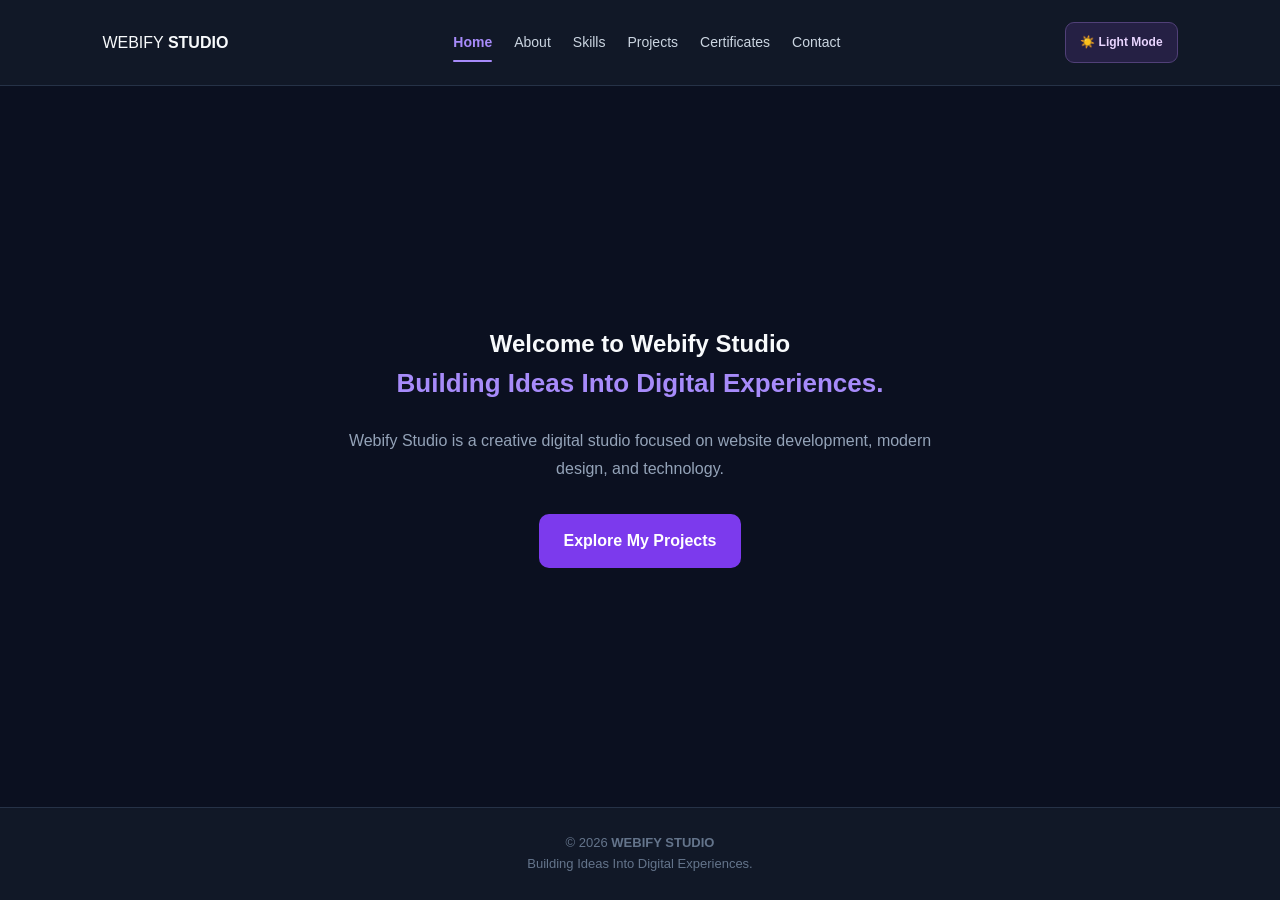
<file: index.html>
<!DOCTYPE html>
<html lang="en">
<head>
    <meta charset="UTF-8">
    <meta name="viewport" content="width=device-width, initial-scale=1.0">

    <title>WEBIFY STUDIO</title>

    <!-- CSS -->
    <link rel="stylesheet" href="css/style.css">
</head>

<body>

    <!-- HEADER -->    
<header>
            <span>WEBIFY <strong>STUDIO</strong></span>
        </a>
    </div>

    <nav>
        <a href="index.html">Home</a>
        <a href="about.html">About</a>
        <a href="skills.html">Skills</a>
        <a href="projects.html">Projects</a>
        <a href="certificates.html">Certificates</a>
        <a href="contact.html">Contact</a>
    </nav>

    <button id="themeToggle" class="theme-toggle" type="button">
        ☀️ Light Mode
    </button>
</header>


    <!-- MAIN CONTENT -->
    <main>

        <section class="hero">


<h1>Welcome to <span>Webify Studio</span></h1>
<h3>Building Ideas Into Digital Experiences.</h3>
<p>
    Webify Studio is a creative digital studio focused on
    website development, modern design, and technology.
</p>
<a href="projects.html" class="btn">Explore My Projects</a>

        </section>

    </main>

    <!-- FOOTER -->

<footer>
    <p>© 2026 <strong>WEBIFY STUDIO</strong></p>
    <p>Building Ideas Into Digital Experiences.</p>
</footer>


    <!-- JAVASCRIPT -->
    <script src="js/script.js"></script>

</body>
</html>
</file>
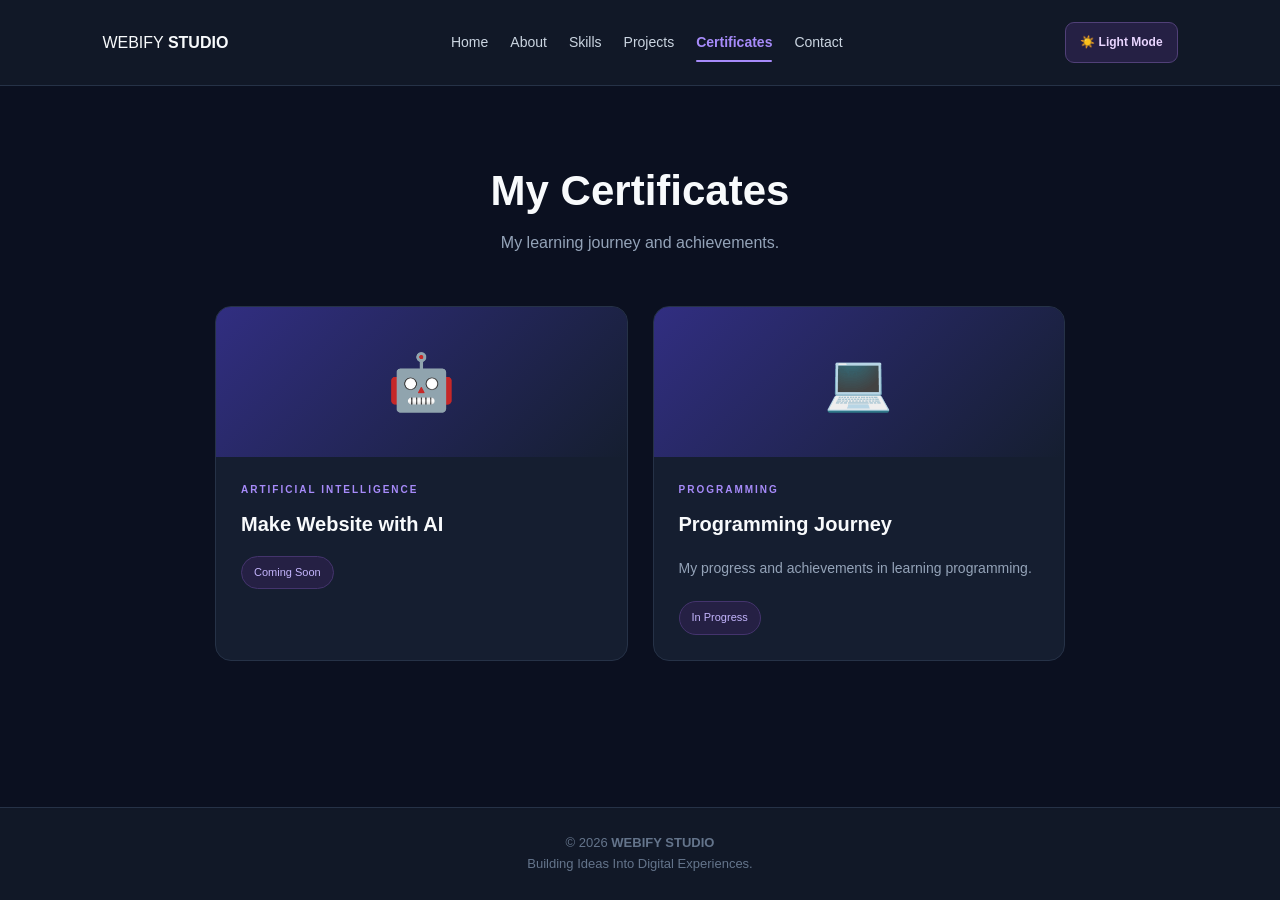
<file: certificates.html>
<!DOCTYPE html>
<html lang="en">
<head>
    <meta charset="UTF-8">
    <meta name="viewport" content="width=device-width, initial-scale=1.0">

    <title>Certificates | Alvaro</title>

    <!-- CSS -->
    <link rel="stylesheet" href="css/style.css">
</head>

<body>

    <!-- HEADER -->
    
<header>
            <span>WEBIFY <strong>STUDIO</strong></span>
        </a>
    </div>

    <nav>
        <a href="index.html">Home</a>
        <a href="about.html">About</a>
        <a href="skills.html">Skills</a>
        <a href="projects.html">Projects</a>
        <a href="certificates.html">Certificates</a>
        <a href="contact.html">Contact</a>
    </nav>

    <button id="themeToggle" class="theme-toggle" type="button">
        ☀️ Light Mode
    </button>
</header>

    <!-- MAIN CONTENT -->
    <main class="certificates-section">

        <div class="section-heading">
            <h2>My Certificates</h2>
            <p>My learning journey and achievements.</p>
        </div>

        <div class="certificate-grid">

            <!-- MAKE WEBSITE WITH AI -->
            <article class="certificate-card">

                <div class="certificate-icon">
                    <span>🤖</span>
                </div>

                <div class="certificate-info">
                    <span class="certificate-category">
                        ARTIFICIAL INTELLIGENCE
                    </span>

                    <h3>Make Website with AI</h3>

                    <span class="certificate-status">
                        Coming Soon
                    </span>
                </div>

            </article>

            <!-- CODING JOURNEY -->
            <article class="certificate-card">

                <div class="certificate-icon">
                    <span>💻</span>
                </div>

                <div class="certificate-info">
                    <span class="certificate-category">
                        PROGRAMMING
                    </span>

                    <h3>Programming Journey</h3>

                    <p>
                        My progress and achievements
                        in learning programming.
                    </p>

                    <span class="certificate-status">
                        In Progress
                    </span>
                </div>

            </article>

        </div>

    </main>

    <!-- FOOTER -->

<footer>
    <p>© 2026 <strong>WEBIFY STUDIO</strong></p>
    <p>Building Ideas Into Digital Experiences.</p>
</footer>


    <!-- JAVASCRIPT -->
    <script src="js/script.js"></script>

</body>
</html>
</file>
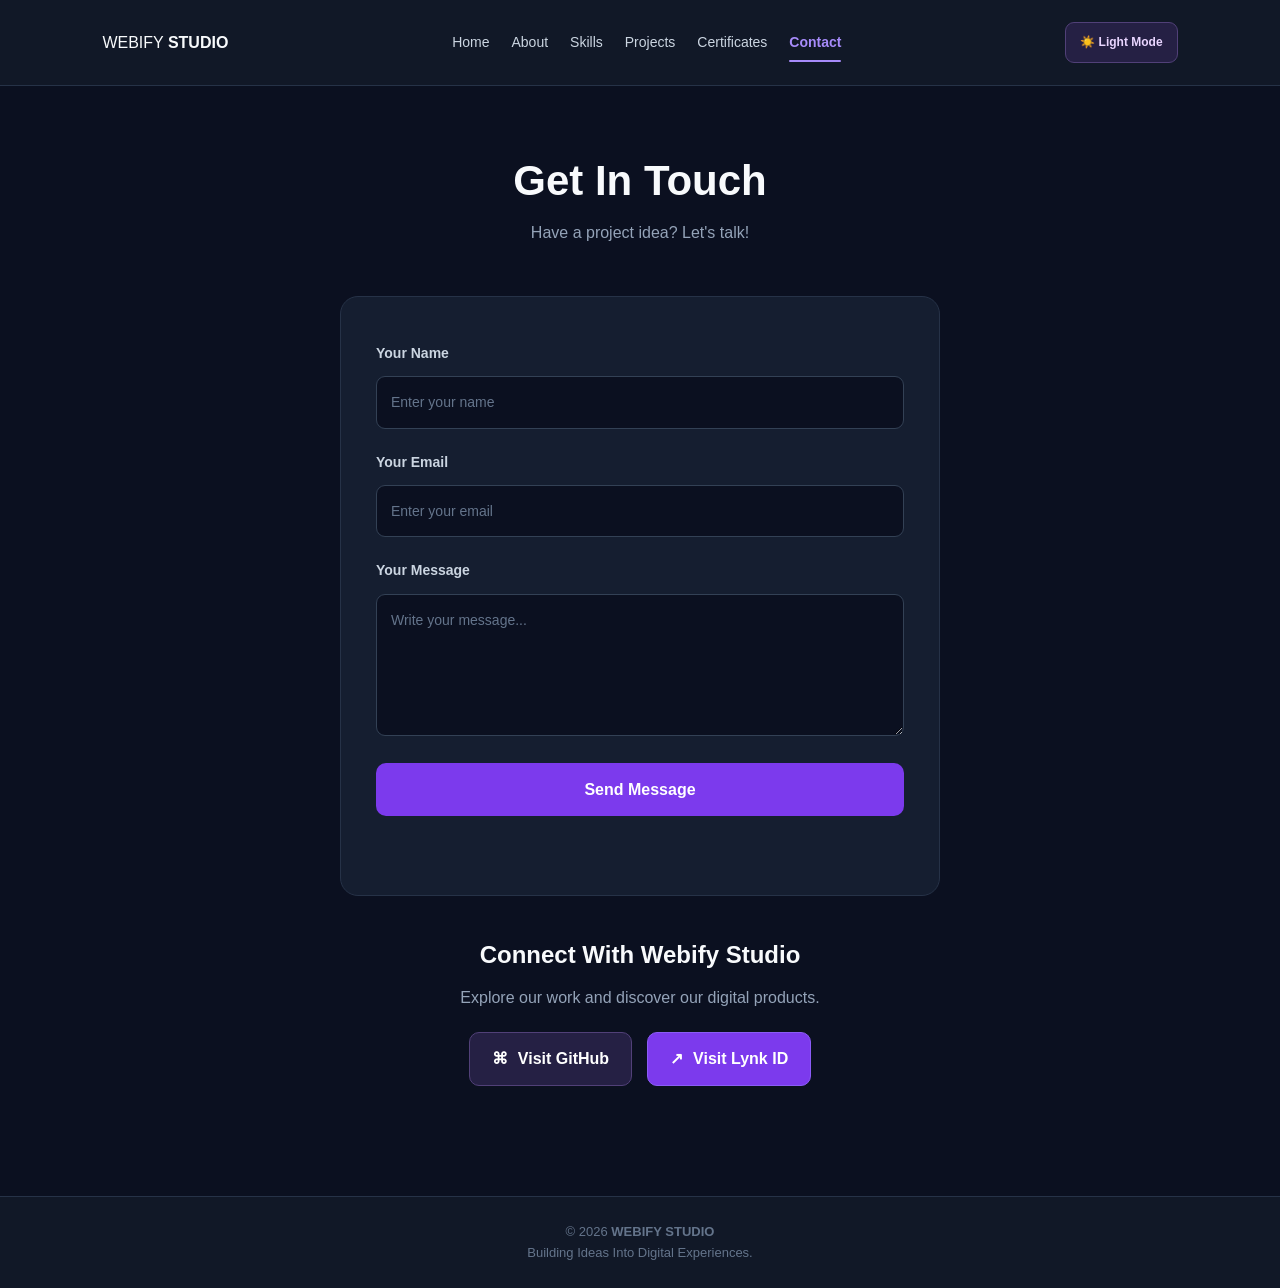
<file: contact.html>
<!DOCTYPE html>
<html lang="en">
<head>
    <meta charset="UTF-8">
    <meta name="viewport" content="width=device-width, initial-scale=1.0">

    <title>Contact | Alvaro</title>

    <!-- CSS -->
    <link rel="stylesheet" href="css/style.css">
</head>

<body>

    <!-- HEADER -->
    
<header>
            <span>WEBIFY <strong>STUDIO</strong></span>
        </a>
    </div>

    <nav>
        <a href="index.html">Home</a>
        <a href="about.html">About</a>
        <a href="skills.html">Skills</a>
        <a href="projects.html">Projects</a>
        <a href="certificates.html">Certificates</a>
        <a href="contact.html">Contact</a>
    </nav>

    <button id="themeToggle" class="theme-toggle" type="button">
        ☀️ Light Mode
    </button>
</header>


    <!-- MAIN CONTENT -->
    <main class="contact-section">

        <div class="section-heading">
            <h2>Get In Touch</h2>
            <p>Have a project idea? Let's talk!</p>
        </div>

        <!-- CONTACT FORM -->
        <form class="contact-form" id="contactForm">

            <label for="name">Your Name</label>

            <input
                type="text"
                id="name"
                placeholder="Enter your name"
                required
            >

            <label for="email">Your Email</label>

            <input
                type="email"
                id="email"
                placeholder="Enter your email"
                required
            >

            <label for="message">Your Message</label>

            <textarea
                id="message"
                rows="5"
                placeholder="Write your message..."
                required
            ></textarea>

            <button type="submit" class="btn">
                Send Message
            </button>

            <p id="formStatus"></p>

        </form>

        
<section class="social-links">
    <h2>Connect With Webify Studio</h2>
    <p>Explore our work and discover our digital products.</p>

    <div class="social-buttons">
        <a
            href="https://github.com/webifystudio28"
            target="_blank"
            rel="noopener noreferrer"
            class="social-btn github-btn"
        >
            <span>⌘</span>
            Visit GitHub
        </a>

        <a
            href="https://lynk.id/alvaro_jambi"
            target="_blank"
            rel="noopener noreferrer"
            class="social-btn lynk-btn"
        >
            <span>↗</span>
            Visit Lynk ID
        </a>
    </div>
</section>

    </main>

    <!-- FOOTER -->

<footer>
    <p>© 2026 <strong>WEBIFY STUDIO</strong></p>
    <p>Building Ideas Into Digital Experiences.</p>
</footer>


    <!-- JAVASCRIPT -->
    <script src="js/script.js"></script>

</body>
</html>
</file>
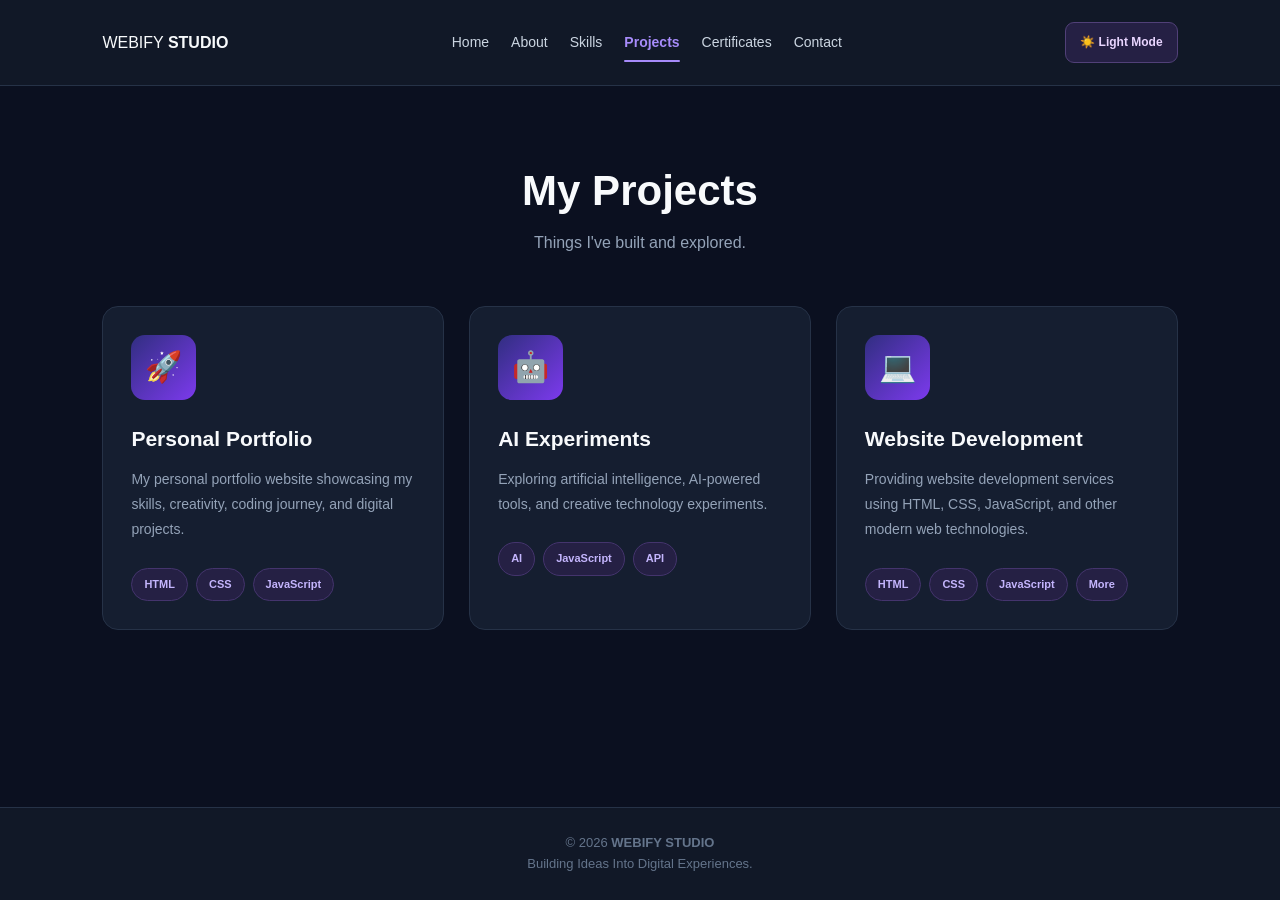
<file: projects.html>
<!DOCTYPE html>
<html lang="en">
<head>
    <meta charset="UTF-8">
    <meta name="viewport" content="width=device-width, initial-scale=1.0">

    <title>My Projects | Alvaro</title>

    <!-- CSS -->
    <link rel="stylesheet" href="css/style.css">
</head>

<body>

    <!-- HEADER -->
   
<header>
            <span>WEBIFY <strong>STUDIO</strong></span>
        </a>
    </div>

    <nav>
        <a href="index.html">Home</a>
        <a href="about.html">About</a>
        <a href="skills.html">Skills</a>
        <a href="projects.html">Projects</a>
        <a href="certificates.html">Certificates</a>
        <a href="contact.html">Contact</a>
    </nav>

    <button id="themeToggle" class="theme-toggle" type="button">
        ☀️ Light Mode
    </button>
</header>


    <!-- MAIN CONTENT -->
    <main class="projects-section">

        <div class="section-heading">
            <h2>My Projects</h2>
            <p>Things I've built and explored.</p>
        </div>

        <div class="project-grid">

            <!-- PERSONAL PORTFOLIO -->
            <article class="project-card">

                <div class="project-icon">🚀</div>

                <h3>Personal Portfolio</h3>

                <p>
                    My personal portfolio website showcasing
                    my skills, creativity, coding journey,
                    and digital projects.
                </p>

                <div class="project-tags">
                    <span>HTML</span>
                    <span>CSS</span>
                    <span>JavaScript</span>
                </div>

            </article>

            <!-- AI EXPERIMENTS -->
            <article class="project-card">

                <div class="project-icon">🤖</div>

                <h3>AI Experiments</h3>

                <p>
                    Exploring artificial intelligence,
                    AI-powered tools, and creative
                    technology experiments.
                </p>

                <div class="project-tags">
                    <span>AI</span>
                    <span>JavaScript</span>
                    <span>API</span>
                </div>

            </article>

            <!-- WEBSITE DEVELOPMENT -->
            <article class="project-card">

                <div class="project-icon">💻</div>

                <h3>Website Development</h3>

                <p>
                    Providing website development services
                    using HTML, CSS, JavaScript, and
                    other modern web technologies.
                </p>

                <div class="project-tags">
                    <span>HTML</span>
                    <span>CSS</span>
                    <span>JavaScript</span>
                    <span>More</span>
                </div>

            </article>

        </div>

    </main>

    <!-- FOOTER -->

<footer>
    <p>© 2026 <strong>WEBIFY STUDIO</strong></p>
    <p>Building Ideas Into Digital Experiences.</p>
</footer>


    <!-- JAVASCRIPT -->
    <script src="js/script.js"></script>

</body>
</html>
</file>
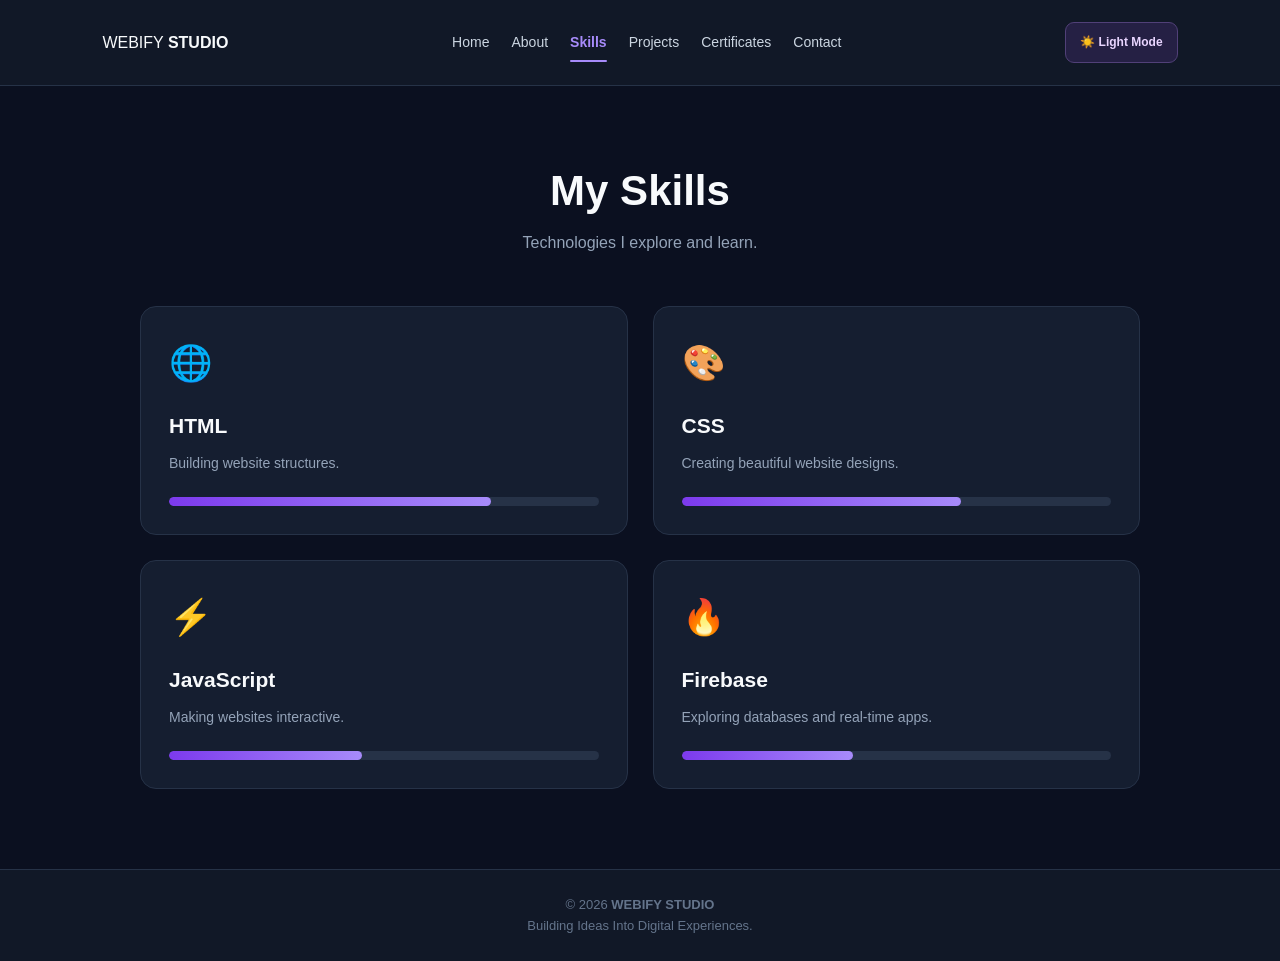
<file: skills.html>
<!DOCTYPE html>
<html lang="en">
<head>
    <meta charset="UTF-8">
    <meta name="viewport" content="width=device-width, initial-scale=1.0">

    <title>My Skills | Alvaro</title>

    <!-- CSS -->
    <link rel="stylesheet" href="css/style.css">
</head>

<body>

    <!-- HEADER -->
   
<header>
            <span>WEBIFY <strong>STUDIO</strong></span>
        </a>
    </div>

    <nav>
        <a href="index.html">Home</a>
        <a href="about.html">About</a>
        <a href="skills.html">Skills</a>
        <a href="projects.html">Projects</a>
        <a href="certificates.html">Certificates</a>
        <a href="contact.html">Contact</a>
    </nav>

    <button id="themeToggle" class="theme-toggle" type="button">
        ☀️ Light Mode
    </button>
</header>


    <!-- MAIN CONTENT -->
    <main class="skills-section">

        <div class="section-heading">
            <h2>My Skills</h2>
            <p>Technologies I explore and learn.</p>
        </div>

        <div class="skills-grid">

            <!-- HTML -->
            <article class="skill-card">
                <div class="skill-icon">🌐</div>

                <h3>HTML</h3>

                <p>Building website structures.</p>

                <div class="skill-bar">
                    <div class="skill-progress html"></div>
                </div>
            </article>

            <!-- CSS -->
            <article class="skill-card">
                <div class="skill-icon">🎨</div>

                <h3>CSS</h3>

                <p>Creating beautiful website designs.</p>

                <div class="skill-bar">
                    <div class="skill-progress css"></div>
                </div>
            </article>

            <!-- JAVASCRIPT -->
            <article class="skill-card">
                <div class="skill-icon">⚡</div>

                <h3>JavaScript</h3>

                <p>Making websites interactive.</p>

                <div class="skill-bar">
                    <div class="skill-progress javascript"></div>
                </div>
            </article>

            <!-- FIREBASE -->
            <article class="skill-card">
                <div class="skill-icon">🔥</div>

                <h3>Firebase</h3>

                <p>Exploring databases and real-time apps.</p>

                <div class="skill-bar">
                    <div class="skill-progress firebase"></div>
                </div>
            </article>

        </div>

    </main>

    <!-- FOOTER -->

<footer>
    <p>© 2026 <strong>WEBIFY STUDIO</strong></p>
    <p>Building Ideas Into Digital Experiences.</p>
</footer>

    <!-- JAVASCRIPT -->
    <script src="js/script.js"></script>

</body>
</html>
</file>
<file: css/style.css>
/* =========================================
   ALVARO.DEV - DARK MODERN PORTFOLIO
   COMPLETE CSS
========================================= */

/* 1. RESET */
* {
    margin: 0;
    padding: 0;
    box-sizing: border-box;
}

/* 2. GLOBAL */
html {
    scroll-behavior: smooth;
}

body {
    font-family: Arial, sans-serif;
    background: #0B1020;
    color: #F8FAFC;
    min-height: 100vh;
    display: flex;
    flex-direction: column;
    line-height: 1.6;
}

main {
    flex: 1;
}

button,
input,
textarea {
    font: inherit;
}

/* 3. HEADER */
header {
    display: flex;
    justify-content: space-between;
    align-items: center;
    gap: 24px;
    padding: 22px 8%;
    background: #111827;
    border-bottom: 1px solid #263247;
}

header h1 {
    color: #A78BFA;
    font-size: 25px;
    letter-spacing: 1px;
    white-space: nowrap;
}

/* 4. NAVIGATION */
nav {
    display: flex;
    align-items: center;
    justify-content: center;
    flex-wrap: wrap;
    gap: 22px;
}

nav a {
    position: relative;
    color: #CBD5E1;
    text-decoration: none;
    font-size: 14px;
    transition: color 0.25s ease;
}

nav a:hover,
nav a.active {
    color: #A78BFA;
}

nav a.active {
    font-weight: bold;
}

nav a.active::after {
    content: "";
    position: absolute;
    left: 0;
    bottom: -8px;
    width: 100%;
    height: 2px;
    background: #A78BFA;
    border-radius: 5px;
}

/* 5. BUTTON */
.btn {
    display: inline-block;
    border: none;
    background: #7C3AED;
    color: white;
    padding: 14px 25px;
    border-radius: 10px;
    text-decoration: none;
    font-weight: bold;
    cursor: pointer;
    transition: 0.25s ease;
}

.btn:hover {
    background: #6D28D9;
    transform: translateY(-3px);
    box-shadow: 0 8px 25px #7C3AED55;
}

/* 6. HOME PAGE */
.hero {
    min-height: 80vh;
    display: flex;
    flex-direction: column;
    justify-content: center;
    align-items: center;
    text-align: center;
    padding: 60px 20px;
}

.hero h2 {
    font-size: clamp(36px, 6vw, 60px);
    line-height: 1.15;
    margin-bottom: 15px;
    letter-spacing: -2px;
}

.hero h3 {
    color: #A78BFA;
    font-size: 26px;
    margin-bottom: 22px;
}

.hero p {
    color: #94A3B8;
    max-width: 600px;
    line-height: 1.8;
    margin-bottom: 30px;
}

/* 7. SECTION HEADING */
.section-heading {
    text-align: center;
    margin: 0 auto 50px;
}

.section-heading h2 {
    font-size: clamp(32px, 5vw, 42px);
    line-height: 1.2;
    margin-bottom: 12px;
}

.section-heading p {
    color: #94A3B8;
    line-height: 1.7;
}

/* =========================================
   8. PROJECTS PAGE
========================================= */

.projects-section {
    padding: 80px 8%;
}

.project-grid {
    display: grid;
    grid-template-columns: repeat(3, minmax(0, 1fr));
    gap: 25px;
    max-width: 1200px;
    margin: auto;
}

.project-card {
    background: #151E30;
    border: 1px solid #263247;
    border-radius: 16px;
    padding: 28px;
    transition: 0.3s ease;
}

.project-card:hover {
    transform: translateY(-8px);
    border-color: #8B5CF6;
    box-shadow: 0 12px 30px #7C3AED25;
}

.project-icon {
    width: 65px;
    height: 65px;
    display: flex;
    justify-content: center;
    align-items: center;
    background: linear-gradient(135deg, #312E81, #7C3AED);
    border-radius: 14px;
    font-size: 30px;
    margin-bottom: 25px;
}

.project-card h3 {
    color: #F8FAFC;
    font-size: 21px;
    line-height: 1.35;
    margin-bottom: 14px;
}

.project-card p {
    color: #94A3B8;
    font-size: 14px;
    line-height: 1.8;
    margin-bottom: 25px;
}

.project-tags {
    display: flex;
    flex-wrap: wrap;
    gap: 8px;
}

.project-tags span {
    background: #252044;
    color: #C4B5FD;
    border: 1px solid #44346D;
    padding: 7px 12px;
    border-radius: 20px;
    font-size: 11px;
    font-weight: bold;
}

/* =========================================
   9. SKILLS PAGE
========================================= */

.skills-section {
    padding: 80px 8%;
}

.skills-grid {
    display: grid;
    grid-template-columns: repeat(2, minmax(0, 1fr));
    gap: 25px;
    max-width: 1000px;
    margin: auto;
}

.skill-card {
    background: #151E30;
    border: 1px solid #263247;
    border-radius: 16px;
    padding: 28px;
    transition: 0.3s ease;
}

.skill-card:hover {
    transform: translateY(-6px);
    border-color: #8B5CF6;
    box-shadow: 0 10px 25px #7C3AED20;
}

.skill-icon {
    font-size: 35px;
    margin-bottom: 18px;
}

.skill-card h3 {
    font-size: 21px;
    margin-bottom: 10px;
}

.skill-card p {
    color: #94A3B8;
    font-size: 14px;
    margin-bottom: 22px;
}

.skill-bar {
    width: 100%;
    height: 9px;
    background: #263247;
    border-radius: 20px;
    overflow: hidden;
}

.skill-progress {
    height: 100%;
    background: linear-gradient(90deg, #7C3AED, #A78BFA);
    border-radius: 20px;
}

.skill-progress.html {
    width: 75%;
}

.skill-progress.css {
    width: 65%;
}

.skill-progress.javascript {
    width: 45%;
}

.skill-progress.firebase {
    width: 40%;
}

/* =========================================
   10. ABOUT PAGE
========================================= */

.about-section {
    display: flex;
    align-items: center;
    padding: 70px 8%;
}

.about-content {
    display: grid;
    grid-template-columns: 0.8fr 1.2fr;
    align-items: center;
    gap: 65px;
    max-width: 1050px;
    width: 100%;
    margin: auto;
}

.about-image {
    display: flex;
    justify-content: center;
}

.avatar {
    width: 280px;
    height: 280px;
    display: flex;
    justify-content: center;
    align-items: center;
    border-radius: 50%;
    font-size: 110px;
    font-weight: bold;
    color: white;
    background: linear-gradient(
        135deg,
        #312E81,
        #7C3AED,
        #A78BFA
    );
    border: 6px solid #263247;
    box-shadow: 0 0 45px #7C3AED35;
}

.about-label {
    color: #A78BFA;
    font-size: 12px;
    letter-spacing: 3px;
    font-weight: bold;
}

.about-text h2 {
    font-size: 45px;
    line-height: 1.2;
    margin: 15px 0;
}

.about-text h3 {
    color: #A78BFA;
    font-size: 23px;
    margin-bottom: 20px;
}

.about-text p {
    color: #94A3B8;
    line-height: 1.9;
    font-size: 15px;
    margin-bottom: 15px;
}

.about-text .btn {
    margin-top: 15px;
}

/* =========================================
   11. CONTACT PAGE
========================================= */

.contact-section {
    padding: 70px 20px;
}

.contact-form {
    width: 100%;
    max-width: 600px;
    margin: auto;
    background: #151E30;
    border: 1px solid #263247;
    border-radius: 18px;
    padding: 35px;
    display: flex;
    flex-direction: column;
    gap: 12px;
}

.contact-form label {
    color: #CBD5E1;
    font-size: 14px;
    font-weight: bold;
    margin-top: 10px;
}

.contact-form input,
.contact-form textarea {
    width: 100%;
    background: #0B1020;
    color: white;
    border: 1px solid #334155;
    border-radius: 9px;
    padding: 14px;
    font-family: inherit;
    font-size: 14px;
    outline: none;
}

.contact-form input::placeholder,
.contact-form textarea::placeholder {
    color: #64748B;
}

.contact-form input:focus,
.contact-form textarea:focus {
    border-color: #8B5CF6;
    box-shadow: 0 0 0 3px #7C3AED22;
}

.contact-form textarea {
    resize: vertical;
    min-height: 120px;
}

.contact-form button {
    margin-top: 15px;
}

#formStatus {
    min-height: 22px;
    font-size: 14px;
    color: #A78BFA;
    text-align: center;
    margin-top: 10px;
}

/* =========================================
   12. CERTIFICATES PAGE
========================================= */

.certificates-section {
    padding: 80px 8%;
}

.certificate-grid {
    display: grid;
    grid-template-columns: repeat(2, minmax(0, 1fr));
    gap: 25px;
    max-width: 850px;
    margin: auto;
}

.certificate-card {
    background: #151E30;
    border: 1px solid #263247;
    border-radius: 16px;
    overflow: hidden;
    transition: 0.3s ease;
}

.certificate-card:hover {
    transform: translateY(-7px);
    border-color: #8B5CF6;
    box-shadow: 0 10px 30px #7C3AED25;
}

.certificate-icon {
    min-height: 150px;
    display: flex;
    align-items: center;
    justify-content: center;
    background: linear-gradient(135deg, #312E81, #151E30);
}

.certificate-icon span {
    font-size: 55px;
}

.certificate-info {
    padding: 25px;
}

.certificate-category {
    display: block;
    color: #A78BFA;
    font-size: 10px;
    font-weight: bold;
    letter-spacing: 2px;
    margin-bottom: 12px;
}

.certificate-info h3 {
    color: #F8FAFC;
    font-size: 20px;
    line-height: 1.4;
    margin-bottom: 18px;
}

.certificate-info p {
    color: #94A3B8;
    font-size: 14px;
    line-height: 1.8;
    margin-bottom: 20px;
}

.certificate-status {
    display: inline-block;
    color: #C4B5FD;
    background: #252044;
    border: 1px solid #44346D;
    border-radius: 20px;
    padding: 7px 12px;
    font-size: 11px;
}

/* =========================================
   13. FOOTER
========================================= */

footer {
    text-align: center;
    padding: 25px;
    color: #64748B;
    background: #111827;
    border-top: 1px solid #263247;
    font-size: 13px;
}

/* =========================================
   14. RESPONSIVE TABLET
========================================= */

@media (max-width: 900px) {

    header {
        flex-direction: column;
        gap: 18px;
        padding: 22px 5%;
    }

    nav {
        gap: 16px;
    }

    .project-grid {
        grid-template-columns: repeat(2, 1fr);
    }

    .about-content {
        gap: 35px;
    }

    .avatar {
        width: 230px;
        height: 230px;
        font-size: 90px;
    }
}

/* =========================================
   15. RESPONSIVE MOBILE
========================================= */

@media (max-width: 650px) {

    header {
        padding: 20px 5%;
    }

    header h1 {
        font-size: 23px;
    }

    nav {
        gap: 12px 16px;
    }

    nav a {
        font-size: 12px;
    }

    .hero {
        min-height: 70vh;
        padding: 50px 20px;
    }

    .hero h3 {
        font-size: 21px;
    }

    .projects-section,
    .skills-section,
    .certificates-section {
        padding: 50px 6%;
    }

    .project-grid,
    .skills-grid,
    .certificate-grid {
        grid-template-columns: 1fr;
    }

    .section-heading {
        margin-bottom: 35px;
    }

    .about-section {
        padding: 50px 6%;
    }

    .about-content {
        grid-template-columns: 1fr;
        gap: 35px;
        text-align: center;
    }

    .avatar {
        width: 190px;
        height: 190px;
        font-size: 75px;
    }

    .about-text h2 {
        font-size: 36px;
    }

    .contact-section {
        padding: 50px 6%;
    }

    .contact-form {
        padding: 25px 20px;
    }

    footer {
        padding: 22px 15px;
    }
}

/* =========================================
   16. DARK / LIGHT MODE TOGGLE BUTTON
========================================= */

.theme-toggle {
    background: #252044;
    color: #E9D5FF;
    border: 1px solid #514078;
    border-radius: 9px;
    padding: 10px 14px;
    font-size: 12px;
    font-weight: bold;
    cursor: pointer;
    white-space: nowrap;
    transition: 0.3s ease;
}

.theme-toggle:hover {
    background: #3B2B68;
    transform: translateY(-2px);
}

/* =========================================
   17. LIGHT MODE
========================================= */

body.light-mode {
    background: #F8FAFC;
    color: #1E293B;
}

/* HEADER */
body.light-mode header {
    background: #FFFFFF;
    border-bottom-color: #E2E8F0;
}

body.light-mode header h1 {
    color: #7C3AED;
}

/* NAVIGATION */
body.light-mode nav a {
    color: #475569;
}

body.light-mode nav a:hover,
body.light-mode nav a.active {
    color: #7C3AED;
}

body.light-mode nav a.active::after {
    background: #7C3AED;
}

/* THEME BUTTON */
body.light-mode .theme-toggle {
    background: #F1F5F9;
    color: #6D28D9;
    border-color: #DDD6FE;
}

body.light-mode .theme-toggle:hover {
    background: #EDE9FE;
}

/* GENERAL TEXT */
body.light-mode .hero p,
body.light-mode .section-heading p,
body.light-mode .project-card p,
body.light-mode .skill-card p,
body.light-mode .about-text p,
body.light-mode .certificate-info p {
    color: #64748B;
}

body.light-mode .hero h3,
body.light-mode .about-text h3,
body.light-mode .about-label {
    color: #7C3AED;
}

/* PROJECT CARDS */
body.light-mode .project-card {
    background: #FFFFFF;
    border-color: #E2E8F0;
}

body.light-mode .project-card h3 {
    color: #1E293B;
}

body.light-mode .project-tags span {
    background: #F3E8FF;
    color: #6D28D9;
    border-color: #DDD6FE;
}

/* SKILLS CARDS */
body.light-mode .skill-card {
    background: #FFFFFF;
    border-color: #E2E8F0;
}

body.light-mode .skill-card h3 {
    color: #1E293B;
}

body.light-mode .skill-bar {
    background: #E2E8F0;
}

/* ABOUT PAGE */
body.light-mode .avatar {
    border-color: #E2E8F0;
}

/* CONTACT FORM */
body.light-mode .contact-form {
    background: #FFFFFF;
    border-color: #E2E8F0;
}

body.light-mode .contact-form label {
    color: #334155;
}

body.light-mode .contact-form input,
body.light-mode .contact-form textarea {
    background: #F8FAFC;
    color: #1E293B;
    border-color: #CBD5E1;
}

body.light-mode .contact-form input::placeholder,
body.light-mode .contact-form textarea::placeholder {
    color: #94A3B8;
}

/* CERTIFICATES */
body.light-mode .certificate-card {
    background: #FFFFFF;
    border-color: #E2E8F0;
}

body.light-mode .certificate-icon {
    background: linear-gradient(
        135deg,
        #EDE9FE,
        #F8FAFC
    );
}

body.light-mode .certificate-info h3 {
    color: #1E293B;
}

body.light-mode .certificate-status {
    color: #6D28D9;
    background: #F3E8FF;
    border-color: #DDD6FE;
}

/* FOOTER */
body.light-mode footer {
    background: #FFFFFF;
    color: #64748B;
    border-top-color: #E2E8F0;
}

/* SMOOTH THEME TRANSITION */
body,
header,
footer,
.project-card,
.skill-card,
.certificate-card,
.contact-form,
.contact-form input,
.contact-form textarea,
.theme-toggle {
    transition:
        background-color 0.3s ease,
        color 0.3s ease,
        border-color 0.3s ease;
}

/* MOBILE THEME BUTTON */
@media (max-width: 900px) {
    .theme-toggle {
        margin-top: 2px;
    }
}

/* WEBIFY STUDIO BRAND */

.brand {
    display: flex;
    align-items: center;
}

.brand-link {
    display: flex;
    align-items: center;
    gap: 12px;
    text-decoration: none;
    color: #F8FAFC;
    font-size: 20px;
    font-weight: 700;
    letter-spacing: 1px;
}

.brand-link strong {
    color: #A78BFA;
}

.brand-logo {
    width: 48px;
    height: 48px;
    object-fit: contain;
    border-radius: 10px;
}

body.light-mode .brand-link {
    color: #1E293B;
}

body.light-mode .brand-link strong {
    color: #7C3AED;
}

@media (max-width: 900px) {
    header {
        flex-wrap: wrap;
        justify-content: center;
        gap: 15px;
    }

    nav {
        justify-content: center;
        flex-wrap: wrap;
    }
}

/* CONTACT SOCIAL BUTTONS */

.social-links {
    margin: 40px auto;
    text-align: center;
    max-width: 700px;
}

.social-links h2 {
    margin-bottom: 10px;
}

.social-links p {
    color: #94A3B8;
    margin-bottom: 22px;
}

.social-buttons {
    display: flex;
    justify-content: center;
    gap: 15px;
    flex-wrap: wrap;
}

.social-btn {
    display: inline-flex;
    align-items: center;
    justify-content: center;
    gap: 10px;
    padding: 13px 22px;
    border-radius: 10px;
    text-decoration: none;
    font-weight: 700;
    transition: 0.3s ease;
}

.github-btn {
    background: #252044;
    color: #FFFFFF;
    border: 1px solid #514078;
}

.lynk-btn {
    background: #7C3AED;
    color: #FFFFFF;
    border: 1px solid #8B5CF6;
}

.social-btn:hover {
    transform: translateY(-4px);
    filter: brightness(1.15);
}

body.light-mode .social-links p {
    color: #64748B;
}

body.light-mode .github-btn {
    background: #1E293B;
    color: #FFFFFF;
}

/* ABOUT PROFILE PICTURE */

.about-image {
    display: flex;
    justify-content: center;
    align-items: center;
}

.profile-picture {
    width: 220px;
    height: 220px;
    object-fit: cover;
    border-radius: 50%;
    border: 4px solid #8B5CF6;
    box-shadow: 0 0 25px rgba(139, 92, 246, 0.3);
    transition: 0.3s ease;
}

.profile-picture:hover {
    transform: scale(1.05);
}

body.light-mode .profile-picture {
    border-color: #7C3AED;
}
</file>
